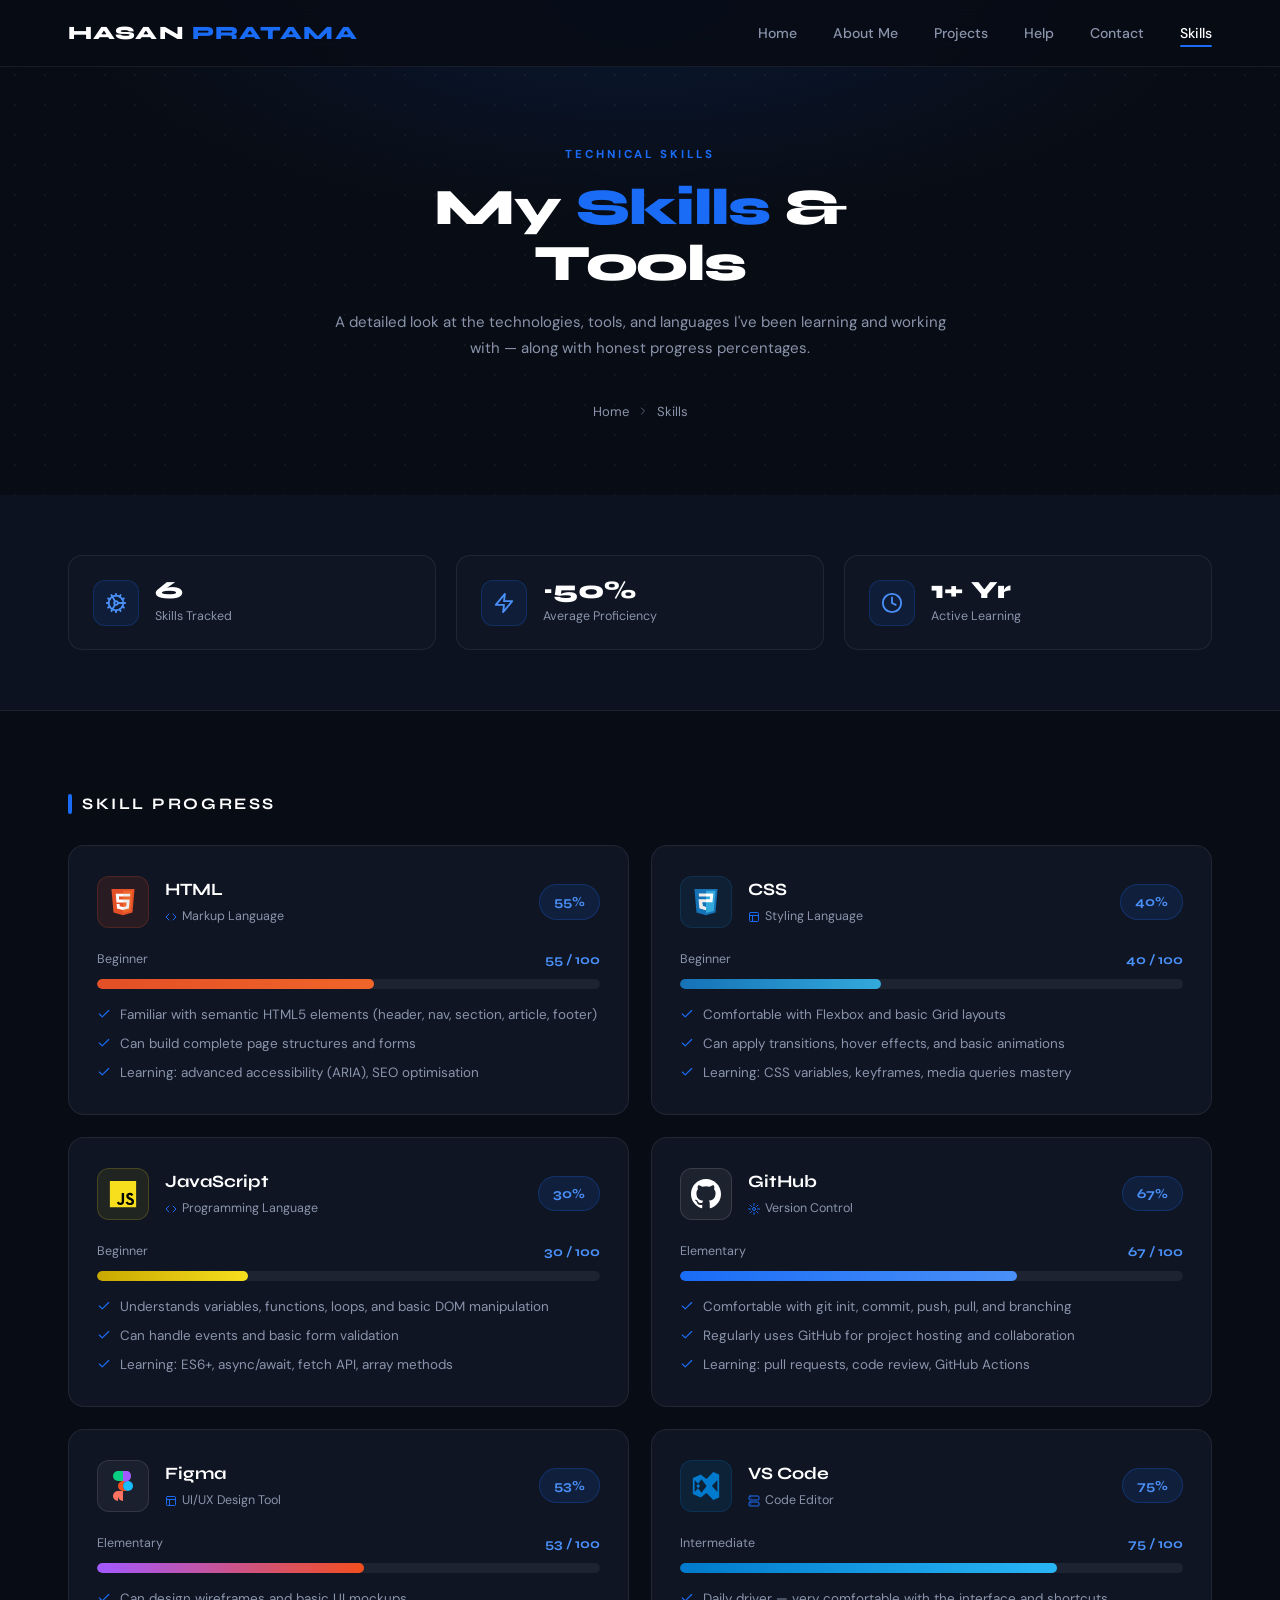
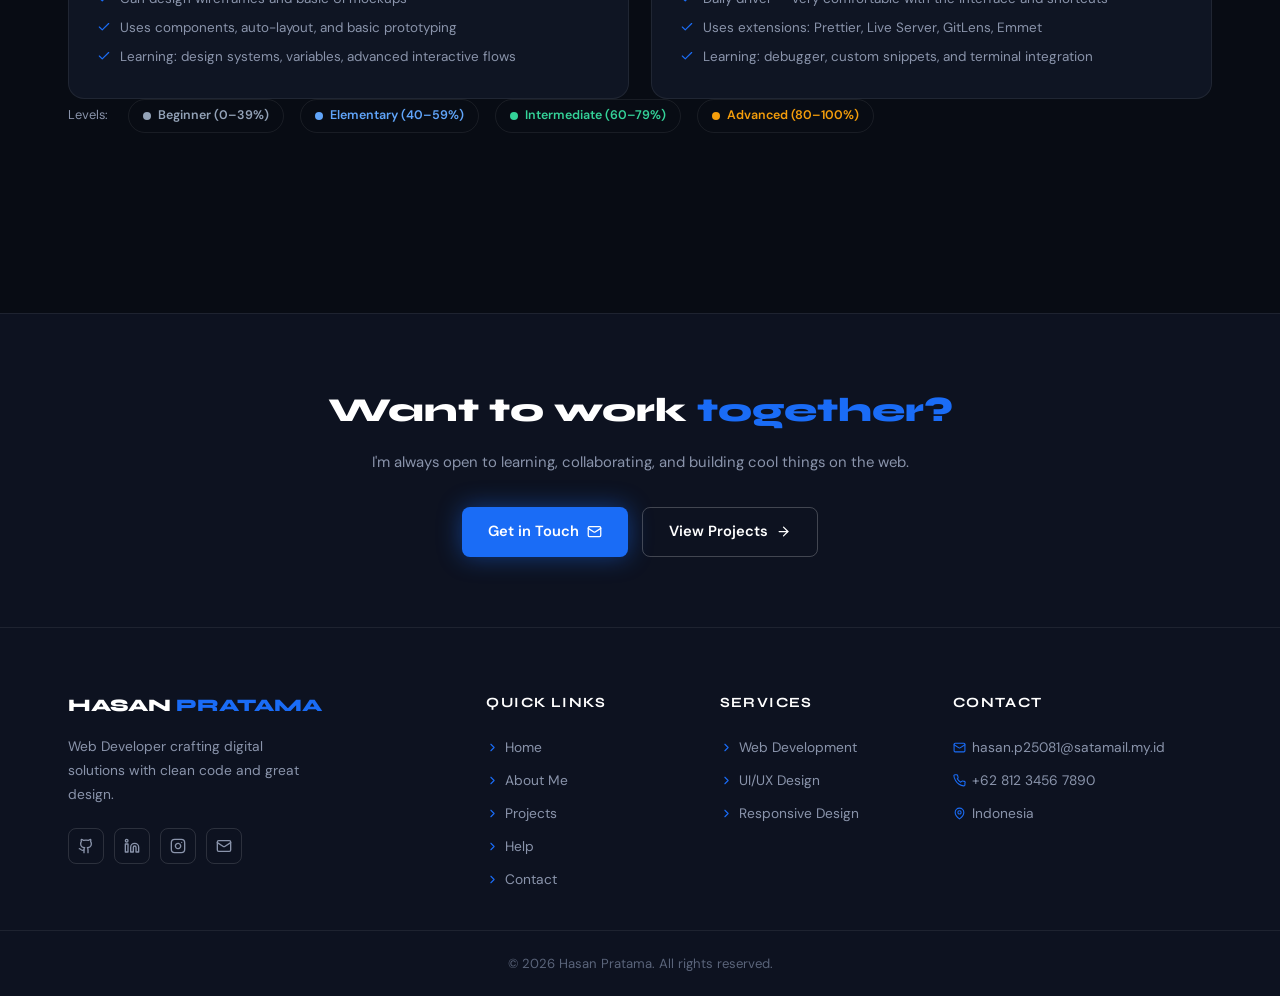
<file: skills.html>
<!DOCTYPE html>
<html lang="id">
<head>
  <meta charset="UTF-8" />
  <meta name="viewport" content="width=device-width, initial-scale=1.0" />
  <title>Skills – Hasan Pratama</title>

  <!-- Same CSS as index.html -->
  <link rel="stylesheet" href="style.css" />
  <!-- Skills-page extra styles (appended below inline via <style>) -->
  <link rel="preconnect" href="https://fonts.googleapis.com" />
  <link rel="preconnect" href="https://fonts.gstatic.com" crossorigin />
  <link href="https://fonts.googleapis.com/css2?family=Syne:wght@400;600;700;800&family=DM+Sans:opsz,wght@9..40,300;9..40,400;9..40,500;9..40,600&display=swap" rel="stylesheet" />

  <style>
    /* ================================================================
       SKILLS PAGE — additional styles only (re-uses style.css fully)
    ================================================================ */

    /* ── Hero strip ── */
    .sp-hero {
      padding: 140px 0 72px;
      background:
        radial-gradient(ellipse 70% 70% at 50% 0%, rgba(26,108,246,0.13) 0%, transparent 65%),
        var(--bg);
      position: relative;
      overflow: hidden;
      text-align: center;
    }
    .sp-hero::before {
      content: '';
      position: absolute; inset: 0;
      background-image: radial-gradient(circle, rgba(255,255,255,0.045) 1px, transparent 1px);
      background-size: 30px 30px;
      pointer-events: none;
    }
    .sp-hero-inner {
      position: relative; z-index: 1;
      max-width: 680px; margin: 0 auto; padding: 0 28px;
    }
    .sp-eyebrow {
      display: inline-block;
      font-size: .72rem; font-weight: 700;
      letter-spacing: .26em; color: var(--blue);
      text-transform: uppercase; margin-bottom: 16px;
    }
    .sp-title {
      font-family: var(--fh);
      font-size: clamp(2.1rem, 5vw, 3.2rem);
      font-weight: 800; line-height: 1.08;
      letter-spacing: -.02em; margin-bottom: 18px;
    }
    .sp-title span { color: var(--blue); }
    .sp-sub {
      color: var(--grey); font-size: .94rem; line-height: 1.75;
      margin-bottom: 36px;
    }
    .sp-breadcrumb {
      display: inline-flex; align-items: center; gap: 8px;
      font-size: .82rem; color: var(--grey);
    }
    .sp-breadcrumb a { color: var(--grey); transition: color var(--tr); }
    .sp-breadcrumb a:hover { color: var(--white); }
    .sp-breadcrumb svg { width: 12px; height: 12px; color: var(--grey2); flex-shrink: 0; }

    /* ── Summary chips ── */
    .sp-summary {
      padding: 60px 0;
      background: var(--bg2);
      border-bottom: 1px solid var(--border);
    }
    .sp-summary-inner {
      max-width: 1200px; margin: 0 auto; padding: 0 28px;
      display: grid; grid-template-columns: repeat(3, 1fr); gap: 20px;
    }
    .summary-chip {
      background: var(--card); border: 1px solid var(--border);
      border-radius: 14px; padding: 22px 24px;
      display: flex; align-items: center; gap: 16px;
      transition: var(--tr);
    }
    .summary-chip:hover {
      border-color: var(--blue);
      transform: translateY(-3px);
      box-shadow: 0 12px 36px rgba(26,108,246,.1);
    }
    .chip-ico {
      width: 46px; height: 46px; border-radius: 12px;
      background: rgba(26,108,246,.1); border: 1px solid rgba(26,108,246,.22);
      display: flex; align-items: center; justify-content: center;
      color: var(--blue2); flex-shrink: 0;
    }
    .chip-ico svg { width: 22px; height: 22px; }
    .chip-txt .chip-num {
      font-family: var(--fh); font-size: 1.55rem; font-weight: 800;
      line-height: 1; color: var(--white); display: block;
    }
    .chip-txt .chip-lbl {
      font-size: .78rem; color: var(--grey); margin-top: 4px; display: block;
    }

    /* ── Main skills grid ── */
    .sp-main {
      padding: 80px 0 100px;
      background: var(--bg);
    }
    .sp-main-inner {
      max-width: 1200px; margin: 0 auto; padding: 0 28px;
    }
    .sp-grid {
      display: grid;
      grid-template-columns: repeat(2, 1fr);
      gap: 22px;
      margin-top: 8px;
    }

    /* Skill detail card */
    .spk-card {
      background: var(--card);
      border: 1px solid var(--border);
      border-radius: 16px;
      padding: 30px 28px;
      transition: var(--tr);
      position: relative;
      overflow: hidden;
    }
    .spk-card::before {
      content: '';
      position: absolute; top: 0; left: 0; right: 0;
      height: 3px;
      background: linear-gradient(90deg, var(--blue), var(--blue2));
      border-radius: 16px 16px 0 0;
      opacity: 0;
      transition: opacity var(--tr);
    }
    .spk-card:hover {
      border-color: rgba(26,108,246,.4);
      transform: translateY(-5px);
      box-shadow: 0 18px 50px rgba(26,108,246,.12);
    }
    .spk-card:hover::before { opacity: 1; }

    /* Card header */
    .spk-head {
      display: flex; align-items: center; gap: 16px;
      margin-bottom: 22px;
    }
    .spk-icon-wrap {
      width: 52px; height: 52px; border-radius: 12px;
      display: flex; align-items: center; justify-content: center;
      flex-shrink: 0;
    }
    .spk-icon-wrap svg,
    .spk-icon-wrap img { width: 30px; height: 30px; }

    /* icon bg colours per language */
    .ic-html   { background: rgba(227,79,38,.12); border: 1px solid rgba(227,79,38,.2); }
    .ic-css    { background: rgba(21,114,182,.12); border: 1px solid rgba(21,114,182,.2); }
    .ic-js     { background: rgba(247,223,30,.08); border: 1px solid rgba(247,223,30,.18); }
    .ic-github { background: rgba(255,255,255,.06); border: 1px solid rgba(255,255,255,.12); }
    .ic-figma  { background: rgba(255,255,255,.05); border: 1px solid rgba(255,255,255,.1); }
    .ic-vsc    { background: rgba(0,122,204,.12); border: 1px solid rgba(0,122,204,.2); }

    .spk-meta { flex: 1; }
    .spk-name {
      font-family: var(--fh); font-size: 1.08rem; font-weight: 700;
      margin-bottom: 4px; color: var(--white);
    }
    .spk-category {
      font-size: .78rem; color: var(--grey);
      display: flex; align-items: center; gap: 5px;
    }
    .spk-category svg { width: 12px; height: 12px; color: var(--blue); }

    .spk-badge {
      background: rgba(26,108,246,.12);
      border: 1px solid rgba(26,108,246,.25);
      border-radius: 30px;
      padding: 6px 14px;
      font-family: var(--fh); font-size: .85rem; font-weight: 700;
      color: var(--blue2);
      white-space: nowrap;
    }

    /* Progress bar (large) */
    .spk-bar-wrap {
      margin-bottom: 16px;
    }
    .spk-bar-labels {
      display: flex; justify-content: space-between;
      margin-bottom: 8px;
    }
    .spk-bar-labels span {
      font-size: .78rem; color: var(--grey);
    }
    .spk-bar-labels .bar-pct {
      font-family: var(--fh); font-weight: 700; color: var(--blue2); font-size: .84rem;
    }
    .spk-bar {
      height: 10px;
      background: rgba(255,255,255,0.06);
      border-radius: 10px; overflow: hidden;
    }
    .spk-fill {
      height: 100%; width: 0;
      border-radius: 10px;
      transition: width 1.5s cubic-bezier(.22,1,.36,1);
      position: relative;
    }
    /* Animated shimmer inside fill */
    .spk-fill::after {
      content: '';
      position: absolute; top: 0; bottom: 0; left: -60%;
      width: 60%; border-radius: inherit;
      background: linear-gradient(90deg, transparent, rgba(255,255,255,.25), transparent);
      animation: bar-shimmer 2.4s ease-in-out infinite;
    }
    @keyframes bar-shimmer {
      0%   { left: -60%; }
      100% { left: 120%; }
    }

    /* colour per skill */
    .fill-html   { background: linear-gradient(90deg, #e34f26, #f06529); }
    .fill-css    { background: linear-gradient(90deg, #1572b6, #33a9dc); }
    .fill-js     { background: linear-gradient(90deg, #c8a800, #f7df1e); }
    .fill-github { background: linear-gradient(90deg, var(--blue), var(--blue2)); }
    .fill-figma  { background: linear-gradient(90deg, #a259ff, #f24e1e); }
    .fill-vsc    { background: linear-gradient(90deg, #007acc, #29b6f6); }

    /* Detail bullets */
    .spk-details {
      list-style: none; display: flex; flex-direction: column; gap: 8px;
      margin-top: 4px;
    }
    .spk-details li {
      display: flex; align-items: flex-start; gap: 9px;
      font-size: .84rem; color: var(--grey); line-height: 1.55;
    }
    .spk-details li svg {
      width: 14px; height: 14px; color: var(--blue); flex-shrink: 0; margin-top: 2px;
    }

    /* ── Level legend ── */
    .sp-legend {
      max-width: 1200px; margin: 0 auto; padding: 0 28px 80px;
      display: flex; gap: 16px; flex-wrap: wrap; align-items: center;
    }
    .legend-label { font-size: .8rem; color: var(--grey); margin-right: 4px; }
    .legend-chip {
      display: inline-flex; align-items: center; gap: 7px;
      padding: 6px 14px; border-radius: 20px; font-size: .78rem; font-weight: 600;
      border: 1px solid var(--border);
    }
    .legend-chip .dot {
      width: 8px; height: 8px; border-radius: 50%; flex-shrink: 0;
    }
    .leg-beginner   { color: #94a3b8; }
    .leg-beginner .dot { background: #94a3b8; }
    .leg-elementary { color: #60a5fa; }
    .leg-elementary .dot { background: #60a5fa; }
    .leg-intermediate { color: #34d399; }
    .leg-intermediate .dot { background: #34d399; }
    .leg-advanced   { color: #f59e0b; }
    .leg-advanced .dot { background: #f59e0b; }

    /* ── CTA strip ── */
    .sp-cta {
      background: var(--bg2); border-top: 1px solid var(--border);
      padding: 70px 0;
      text-align: center;
    }
    .sp-cta h2 {
      font-family: var(--fh); font-size: clamp(1.5rem, 3vw, 2.1rem);
      font-weight: 800; margin-bottom: 14px;
    }
    .sp-cta h2 span { color: var(--blue); }
    .sp-cta p { color: var(--grey); font-size: .93rem; margin-bottom: 32px; }
    .sp-cta-btns { display: flex; justify-content: center; gap: 14px; flex-wrap: wrap; }

    /* ── RESPONSIVE ── */
    @media (max-width: 900px) {
      .sp-grid { grid-template-columns: 1fr; }
      .sp-summary-inner { grid-template-columns: 1fr; }
    }
    @media (max-width: 600px) {
      .sp-summary-inner { grid-template-columns: 1fr 1fr; gap: 12px; }
      .summary-chip { padding: 16px; }
      .spk-card { padding: 22px 18px; }
      .sp-legend { gap: 8px; }
    }
    @media (max-width: 400px) {
      .sp-summary-inner { grid-template-columns: 1fr; }
    }
  </style>
</head>
<body>

  <!-- ═══════════════════════════════════
       NAVBAR  (identical to index.html)
  ═══════════════════════════════════ -->
  <nav class="navbar" id="navbar">
    <div class="nav-container">
      <a href="index.html" class="nav-logo">HASAN <span>PRATAMA</span></a>
      <ul class="nav-links" id="navLinks">
        <li><a href="index.html#home"     class="nav-link">Home</a></li>
        <li><a href="index.html#about"    class="nav-link">About Me</a></li>
        <li><a href="index.html#projects" class="nav-link">Projects</a></li>
        <li><a href="index.html#services" class="nav-link">Help</a></li>
        <li><a href="index.html#contact"  class="nav-link">Contact</a></li>
        <li><a href="skills.html"         class="nav-link active">Skills</a></li>
      </ul>
      <button class="hamburger" id="hamburger" aria-label="Toggle menu">
        <span></span><span></span><span></span>
      </button>
    </div>
  </nav>

  <!-- ═══════════════════════════════════
       HERO STRIP
  ═══════════════════════════════════ -->
  <section class="sp-hero">
    <div class="sp-hero-inner">
      <span class="sp-eyebrow">Technical Skills</span>
      <h1 class="sp-title">My <span>Skills</span> &amp; Tools</h1>
      <p class="sp-sub">
        A detailed look at the technologies, tools, and languages I've been
        learning and working with — along with honest progress percentages.
      </p>
      <nav class="sp-breadcrumb" aria-label="Breadcrumb">
        <a href="index.html">Home</a>
        <svg xmlns="http://www.w3.org/2000/svg" viewBox="0 0 24 24" fill="none" stroke="currentColor" stroke-width="2" stroke-linecap="round" stroke-linejoin="round"><polyline points="9 18 15 12 9 6"/></svg>
        <span>Skills</span>
      </nav>
    </div>
  </section>

  <!-- ═══════════════════════════════════
       SUMMARY CHIPS
  ═══════════════════════════════════ -->
  <section class="sp-summary">
    <div class="sp-summary-inner">

      <div class="summary-chip" data-aos="fade-up">
        <div class="chip-ico">
          <svg xmlns="http://www.w3.org/2000/svg" viewBox="0 0 24 24" fill="none" stroke="currentColor" stroke-width="2" stroke-linecap="round" stroke-linejoin="round"><path d="M12 20a8 8 0 1 0 0-16 8 8 0 0 0 0 16Z"/><path d="M12 14a2 2 0 1 0 0-4 2 2 0 0 0 0 4Z"/><path d="M12 2v2"/><path d="M12 22v-2"/><path d="m17 20.66-1-1.73"/><path d="M11 10.27 7 3.34"/><path d="m20.66 17-1.73-1"/><path d="m3.34 7 1.73 1"/><path d="M14 12h8"/><path d="M2 12h2"/><path d="m20.66 7-1.73 1"/><path d="m3.34 17 1.73-1"/><path d="m17 3.34-1 1.73"/><path d="m11 13.73-4 6.93"/></svg>
        </div>
        <div class="chip-txt">
          <span class="chip-num">6</span>
          <span class="chip-lbl">Skills Tracked</span>
        </div>
      </div>

      <div class="summary-chip" data-aos="fade-up" data-aos-delay="100">
        <div class="chip-ico">
          <svg xmlns="http://www.w3.org/2000/svg" viewBox="0 0 24 24" fill="none" stroke="currentColor" stroke-width="2" stroke-linecap="round" stroke-linejoin="round"><polygon points="13 2 3 14 12 14 11 22 21 10 12 10 13 2"/></svg>
        </div>
        <div class="chip-txt">
          <span class="chip-num">~50%</span>
          <span class="chip-lbl">Average Proficiency</span>
        </div>
      </div>

      <div class="summary-chip" data-aos="fade-up" data-aos-delay="200">
        <div class="chip-ico">
          <svg xmlns="http://www.w3.org/2000/svg" viewBox="0 0 24 24" fill="none" stroke="currentColor" stroke-width="2" stroke-linecap="round" stroke-linejoin="round"><circle cx="12" cy="12" r="10"/><polyline points="12 6 12 12 16 14"/></svg>
        </div>
        <div class="chip-txt">
          <span class="chip-num">1+ Yr</span>
          <span class="chip-lbl">Active Learning</span>
        </div>
      </div>

    </div>
  </section>

  <!-- ═══════════════════════════════════
       MAIN SKILLS GRID
  ═══════════════════════════════════ -->
  <section class="sp-main">
    <div class="sp-main-inner">
      <h2 class="section-heading"><span class="hbar"></span> SKILL PROGRESS</h2>

      <div class="sp-grid">

        <!-- ── HTML ── -->
        <div class="spk-card" data-aos="fade-up">
          <div class="spk-head">
            <div class="spk-icon-wrap ic-html">
              <!-- HTML5 icon -->
              <svg viewBox="0 0 32 32"><path fill="#e34f26" d="M5.902 27.201L3.655 2h24.69l-2.25 25.197L15.985 30z"/><path fill="#ef652a" d="M16 27.858l8.217-2.276 1.927-21.575H16z"/><path fill="#fff" d="M16 13.407h-4.09l-.282-3.165H16V7.151H8.25l.074.83.759 8.517H16zm0 8.027l-.014.004-3.442-.929-.22-2.465H9.221l.433 4.852 6.331 1.758.015-.004z"/><path fill="#ebebeb" d="M15.989 13.407v3.091h3.806l-.358 4.009-3.448.93v3.216l6.337-1.757.046-.522.726-8.131.076-.836zm0-6.256v3.091h7.466l.062-.694.141-1.567.074-.83z"/></svg>
            </div>
            <div class="spk-meta">
              <p class="spk-name">HTML</p>
              <p class="spk-category">
                <svg xmlns="http://www.w3.org/2000/svg" viewBox="0 0 24 24" fill="none" stroke="currentColor" stroke-width="2" stroke-linecap="round" stroke-linejoin="round"><polyline points="16 18 22 12 16 6"/><polyline points="8 6 2 12 8 18"/></svg>
                Markup Language
              </p>
            </div>
            <span class="spk-badge">55%</span>
          </div>

          <div class="spk-bar-wrap">
            <div class="spk-bar-labels">
              <span>Beginner</span>
              <span class="bar-pct">55 / 100</span>
            </div>
            <div class="spk-bar">
              <div class="spk-fill fill-html" data-pct="55"></div>
            </div>
          </div>

          <ul class="spk-details">
            <li>
              <svg xmlns="http://www.w3.org/2000/svg" viewBox="0 0 24 24" fill="none" stroke="currentColor" stroke-width="2" stroke-linecap="round" stroke-linejoin="round"><polyline points="20 6 9 17 4 12"/></svg>
              Familiar with semantic HTML5 elements (header, nav, section, article, footer)
            </li>
            <li>
              <svg xmlns="http://www.w3.org/2000/svg" viewBox="0 0 24 24" fill="none" stroke="currentColor" stroke-width="2" stroke-linecap="round" stroke-linejoin="round"><polyline points="20 6 9 17 4 12"/></svg>
              Can build complete page structures and forms
            </li>
            <li>
              <svg xmlns="http://www.w3.org/2000/svg" viewBox="0 0 24 24" fill="none" stroke="currentColor" stroke-width="2" stroke-linecap="round" stroke-linejoin="round"><polyline points="20 6 9 17 4 12"/></svg>
              Learning: advanced accessibility (ARIA), SEO optimisation
            </li>
          </ul>
        </div>

        <!-- ── CSS ── -->
        <div class="spk-card" data-aos="fade-up" data-aos-delay="80">
          <div class="spk-head">
            <div class="spk-icon-wrap ic-css">
              <svg viewBox="0 0 32 32"><path fill="#1572b6" d="M5.902 27.201L3.656 2h24.688l-2.249 25.197L15.985 30z"/><path fill="#33a9dc" d="M16 27.858l8.217-2.276 1.926-21.575H16z"/><path fill="#fff" d="M16 13.191h4.09l.282-3.165H16V6.935h7.75l-.074.735-.76 8.612H16zm0 8.027l-.014.004-3.442-.929-.22-2.465H9.221l.433 4.852 6.331 1.758.015-.004v-3.216z"/><path fill="#ebebeb" d="M15.989 13.191v3.091h-3.806l-.358 4.009 3.448.93v3.216l-6.337-1.757-.046-.522-.726-8.131-.076-.836zm0-6.256v3.091H8.523l-.062-.694-.141-1.567-.074-.83z"/></svg>
            </div>
            <div class="spk-meta">
              <p class="spk-name">CSS</p>
              <p class="spk-category">
                <svg xmlns="http://www.w3.org/2000/svg" viewBox="0 0 24 24" fill="none" stroke="currentColor" stroke-width="2" stroke-linecap="round" stroke-linejoin="round"><rect x="3" y="3" width="18" height="18" rx="2"/><path d="M3 9h18M9 21V9"/></svg>
                Styling Language
              </p>
            </div>
            <span class="spk-badge">40%</span>
          </div>

          <div class="spk-bar-wrap">
            <div class="spk-bar-labels">
              <span>Beginner</span>
              <span class="bar-pct">40 / 100</span>
            </div>
            <div class="spk-bar">
              <div class="spk-fill fill-css" data-pct="40"></div>
            </div>
          </div>

          <ul class="spk-details">
            <li>
              <svg xmlns="http://www.w3.org/2000/svg" viewBox="0 0 24 24" fill="none" stroke="currentColor" stroke-width="2" stroke-linecap="round" stroke-linejoin="round"><polyline points="20 6 9 17 4 12"/></svg>
              Comfortable with Flexbox and basic Grid layouts
            </li>
            <li>
              <svg xmlns="http://www.w3.org/2000/svg" viewBox="0 0 24 24" fill="none" stroke="currentColor" stroke-width="2" stroke-linecap="round" stroke-linejoin="round"><polyline points="20 6 9 17 4 12"/></svg>
              Can apply transitions, hover effects, and basic animations
            </li>
            <li>
              <svg xmlns="http://www.w3.org/2000/svg" viewBox="0 0 24 24" fill="none" stroke="currentColor" stroke-width="2" stroke-linecap="round" stroke-linejoin="round"><polyline points="20 6 9 17 4 12"/></svg>
              Learning: CSS variables, keyframes, media queries mastery
            </li>
          </ul>
        </div>

        <!-- ── JavaScript ── -->
        <div class="spk-card" data-aos="fade-up" data-aos-delay="160">
          <div class="spk-head">
            <div class="spk-icon-wrap ic-js">
              <svg viewBox="0 0 32 32"><path fill="#f7df1e" d="M2 2h28v28H2z"/><path d="M20.809 23.875a2.866 2.866 0 0 0 2.6 1.6c1.09 0 1.787-.545 1.787-1.3 0-.9-.716-1.222-1.916-1.747l-.658-.282c-1.9-.809-3.16-1.822-3.16-3.964 0-1.973 1.5-3.476 3.853-3.476a3.889 3.889 0 0 1 3.742 2.107l-2.048 1.315a1.789 1.789 0 0 0-1.694-1.134 1.149 1.149 0 0 0-1.262 1.134c0 .794.49 1.116 1.621 1.608l.658.282c2.237.959 3.5 1.938 3.5 4.134 0 2.369-1.861 3.665-4.36 3.665a5.056 5.056 0 0 1-4.795-2.691zm-9.295.228c.413.733.789 1.353 1.686 1.353.861 0 1.405-.337 1.405-1.644V14.988h2.573v8.869c0 2.709-1.588 3.938-3.905 3.938a4.055 4.055 0 0 1-3.924-2.417z"/></svg>
            </div>
            <div class="spk-meta">
              <p class="spk-name">JavaScript</p>
              <p class="spk-category">
                <svg xmlns="http://www.w3.org/2000/svg" viewBox="0 0 24 24" fill="none" stroke="currentColor" stroke-width="2" stroke-linecap="round" stroke-linejoin="round"><polyline points="16 18 22 12 16 6"/><polyline points="8 6 2 12 8 18"/></svg>
                Programming Language
              </p>
            </div>
            <span class="spk-badge">30%</span>
          </div>

          <div class="spk-bar-wrap">
            <div class="spk-bar-labels">
              <span>Beginner</span>
              <span class="bar-pct">30 / 100</span>
            </div>
            <div class="spk-bar">
              <div class="spk-fill fill-js" data-pct="30"></div>
            </div>
          </div>

          <ul class="spk-details">
            <li>
              <svg xmlns="http://www.w3.org/2000/svg" viewBox="0 0 24 24" fill="none" stroke="currentColor" stroke-width="2" stroke-linecap="round" stroke-linejoin="round"><polyline points="20 6 9 17 4 12"/></svg>
              Understands variables, functions, loops, and basic DOM manipulation
            </li>
            <li>
              <svg xmlns="http://www.w3.org/2000/svg" viewBox="0 0 24 24" fill="none" stroke="currentColor" stroke-width="2" stroke-linecap="round" stroke-linejoin="round"><polyline points="20 6 9 17 4 12"/></svg>
              Can handle events and basic form validation
            </li>
            <li>
              <svg xmlns="http://www.w3.org/2000/svg" viewBox="0 0 24 24" fill="none" stroke="currentColor" stroke-width="2" stroke-linecap="round" stroke-linejoin="round"><polyline points="20 6 9 17 4 12"/></svg>
              Learning: ES6+, async/await, fetch API, array methods
            </li>
          </ul>
        </div>

        <!-- ── GitHub ── -->
        <div class="spk-card" data-aos="fade-up" data-aos-delay="240">
          <div class="spk-head">
            <div class="spk-icon-wrap ic-github">
              <svg viewBox="0 0 24 24" fill="white"><path d="M12 0C5.374 0 0 5.373 0 12c0 5.302 3.438 9.8 8.207 11.387.599.111.793-.261.793-.577v-2.234c-3.338.726-4.033-1.416-4.033-1.416-.546-1.387-1.333-1.756-1.333-1.756-1.089-.745.083-.729.083-.729 1.205.084 1.839 1.237 1.839 1.237 1.07 1.834 2.807 1.304 3.492.997.107-.775.418-1.305.762-1.604-2.665-.305-5.467-1.334-5.467-5.931 0-1.311.469-2.381 1.236-3.221-.124-.303-.535-1.524.117-3.176 0 0 1.008-.322 3.301 1.23A11.509 11.509 0 0 1 12 5.803c1.02.005 2.047.138 3.006.404 2.291-1.552 3.297-1.23 3.297-1.23.653 1.653.242 2.874.118 3.176.77.84 1.235 1.911 1.235 3.221 0 4.609-2.807 5.624-5.479 5.921.43.372.823 1.102.823 2.222v3.293c0 .319.192.694.801.576C20.566 21.797 24 17.3 24 12c0-6.627-5.373-12-12-12z"/></svg>
            </div>
            <div class="spk-meta">
              <p class="spk-name">GitHub</p>
              <p class="spk-category">
                <svg xmlns="http://www.w3.org/2000/svg" viewBox="0 0 24 24" fill="none" stroke="currentColor" stroke-width="2" stroke-linecap="round" stroke-linejoin="round"><circle cx="12" cy="12" r="3"/><path d="M12 1v4M12 19v4M4.22 4.22l2.83 2.83M16.95 16.95l2.83 2.83M1 12h4M19 12h4M4.22 19.78l2.83-2.83M16.95 7.05l2.83-2.83"/></svg>
                Version Control
              </p>
            </div>
            <span class="spk-badge">67%</span>
          </div>

          <div class="spk-bar-wrap">
            <div class="spk-bar-labels">
              <span>Elementary</span>
              <span class="bar-pct">67 / 100</span>
            </div>
            <div class="spk-bar">
              <div class="spk-fill fill-github" data-pct="67"></div>
            </div>
          </div>

          <ul class="spk-details">
            <li>
              <svg xmlns="http://www.w3.org/2000/svg" viewBox="0 0 24 24" fill="none" stroke="currentColor" stroke-width="2" stroke-linecap="round" stroke-linejoin="round"><polyline points="20 6 9 17 4 12"/></svg>
              Comfortable with git init, commit, push, pull, and branching
            </li>
            <li>
              <svg xmlns="http://www.w3.org/2000/svg" viewBox="0 0 24 24" fill="none" stroke="currentColor" stroke-width="2" stroke-linecap="round" stroke-linejoin="round"><polyline points="20 6 9 17 4 12"/></svg>
              Regularly uses GitHub for project hosting and collaboration
            </li>
            <li>
              <svg xmlns="http://www.w3.org/2000/svg" viewBox="0 0 24 24" fill="none" stroke="currentColor" stroke-width="2" stroke-linecap="round" stroke-linejoin="round"><polyline points="20 6 9 17 4 12"/></svg>
              Learning: pull requests, code review, GitHub Actions
            </li>
          </ul>
        </div>

        <!-- ── Figma ── -->
        <div class="spk-card" data-aos="fade-up" data-aos-delay="320">
          <div class="spk-head">
            <div class="spk-icon-wrap ic-figma">
              <svg viewBox="0 0 38 57"><path fill="#f24e1e" d="M19 28.5a9.5 9.5 0 0 1 9.5-9.5H19a9.5 9.5 0 0 0 0 19h9.5A9.5 9.5 0 0 1 19 28.5z"/><path fill="#ff7262" d="M9.5 47.5A9.5 9.5 0 0 0 19 57V38H9.5a9.5 9.5 0 0 0 0 19z"/><path fill="#1abcfe" d="M28.5 19A9.5 9.5 0 1 0 28.5 38 9.5 9.5 0 1 0 28.5 19z"/><path fill="#0acf83" d="M9.5 19H19V0H9.5A9.5 9.5 0 0 0 9.5 19z"/><path fill="#a259ff" d="M19 0h9.5A9.5 9.5 0 1 1 19 19V0z"/></svg>
            </div>
            <div class="spk-meta">
              <p class="spk-name">Figma</p>
              <p class="spk-category">
                <svg xmlns="http://www.w3.org/2000/svg" viewBox="0 0 24 24" fill="none" stroke="currentColor" stroke-width="2" stroke-linecap="round" stroke-linejoin="round"><rect x="3" y="3" width="18" height="18" rx="2"/><path d="M3 9h18M9 21V9"/></svg>
                UI/UX Design Tool
              </p>
            </div>
            <span class="spk-badge">53%</span>
          </div>

          <div class="spk-bar-wrap">
            <div class="spk-bar-labels">
              <span>Elementary</span>
              <span class="bar-pct">53 / 100</span>
            </div>
            <div class="spk-bar">
              <div class="spk-fill fill-figma" data-pct="53"></div>
            </div>
          </div>

          <ul class="spk-details">
            <li>
              <svg xmlns="http://www.w3.org/2000/svg" viewBox="0 0 24 24" fill="none" stroke="currentColor" stroke-width="2" stroke-linecap="round" stroke-linejoin="round"><polyline points="20 6 9 17 4 12"/></svg>
              Can design wireframes and basic UI mockups
            </li>
            <li>
              <svg xmlns="http://www.w3.org/2000/svg" viewBox="0 0 24 24" fill="none" stroke="currentColor" stroke-width="2" stroke-linecap="round" stroke-linejoin="round"><polyline points="20 6 9 17 4 12"/></svg>
              Uses components, auto-layout, and basic prototyping
            </li>
            <li>
              <svg xmlns="http://www.w3.org/2000/svg" viewBox="0 0 24 24" fill="none" stroke="currentColor" stroke-width="2" stroke-linecap="round" stroke-linejoin="round"><polyline points="20 6 9 17 4 12"/></svg>
              Learning: design systems, variables, advanced interactive flows
            </li>
          </ul>
        </div>

        <!-- ── VS Code ── -->
        <div class="spk-card" data-aos="fade-up" data-aos-delay="400">
          <div class="spk-head">
            <div class="spk-icon-wrap ic-vsc">
              <svg viewBox="0 0 100 100"><path fill="#007ACC" d="M74.3 3.3L51.5 27 32.6 11.5 6.1 23.2v53.6l26.5 11.7 18.9-15.5 22.8 23.7 19.6-8.1V11.4L74.3 3.3zM12 69.8V30.2l18.4 19.8L12 69.8zM35 72.7L17.9 50 35 27.3l17.1 22.7-17.1 22.7zM88 69.8 69.6 50 88 30.2v39.6z"/></svg>
            </div>
            <div class="spk-meta">
              <p class="spk-name">VS Code</p>
              <p class="spk-category">
                <svg xmlns="http://www.w3.org/2000/svg" viewBox="0 0 24 24" fill="none" stroke="currentColor" stroke-width="2" stroke-linecap="round" stroke-linejoin="round"><rect x="2" y="2" width="20" height="8" rx="2" ry="2"/><rect x="2" y="14" width="20" height="8" rx="2" ry="2"/><line x1="6" y1="6" x2="6.01" y2="6"/><line x1="6" y1="18" x2="6.01" y2="18"/></svg>
                Code Editor
              </p>
            </div>
            <span class="spk-badge">75%</span>
          </div>

          <div class="spk-bar-wrap">
            <div class="spk-bar-labels">
              <span>Intermediate</span>
              <span class="bar-pct">75 / 100</span>
            </div>
            <div class="spk-bar">
              <div class="spk-fill fill-vsc" data-pct="75"></div>
            </div>
          </div>

          <ul class="spk-details">
            <li>
              <svg xmlns="http://www.w3.org/2000/svg" viewBox="0 0 24 24" fill="none" stroke="currentColor" stroke-width="2" stroke-linecap="round" stroke-linejoin="round"><polyline points="20 6 9 17 4 12"/></svg>
              Daily driver — very comfortable with the interface and shortcuts
            </li>
            <li>
              <svg xmlns="http://www.w3.org/2000/svg" viewBox="0 0 24 24" fill="none" stroke="currentColor" stroke-width="2" stroke-linecap="round" stroke-linejoin="round"><polyline points="20 6 9 17 4 12"/></svg>
              Uses extensions: Prettier, Live Server, GitLens, Emmet
            </li>
            <li>
              <svg xmlns="http://www.w3.org/2000/svg" viewBox="0 0 24 24" fill="none" stroke="currentColor" stroke-width="2" stroke-linecap="round" stroke-linejoin="round"><polyline points="20 6 9 17 4 12"/></svg>
              Learning: debugger, custom snippets, and terminal integration
            </li>
          </ul>
        </div>

      </div><!-- /sp-grid -->
    </div><!-- /sp-main-inner -->

    <!-- Level legend -->
    <div class="sp-legend">
      <span class="legend-label">Levels:</span>
      <span class="legend-chip leg-beginner"><span class="dot"></span>Beginner (0–39%)</span>
      <span class="legend-chip leg-elementary"><span class="dot"></span>Elementary (40–59%)</span>
      <span class="legend-chip leg-intermediate"><span class="dot"></span>Intermediate (60–79%)</span>
      <span class="legend-chip leg-advanced"><span class="dot"></span>Advanced (80–100%)</span>
    </div>

  </section><!-- /sp-main -->

  <!-- ═══════════════════════════════════
       CTA STRIP
  ═══════════════════════════════════ -->
  <section class="sp-cta">
    <div class="section-container">
      <h2>Want to work <span>together?</span></h2>
      <p>I'm always open to learning, collaborating, and building cool things on the web.</p>
      <div class="sp-cta-btns">
        <a href="index.html#contact" class="btn btn-primary">
          Get in Touch
          <svg xmlns="http://www.w3.org/2000/svg" width="15" height="15" viewBox="0 0 24 24" fill="none" stroke="currentColor" stroke-width="2" stroke-linecap="round" stroke-linejoin="round"><rect x="2" y="4" width="20" height="16" rx="2"/><path d="m22 7-8.97 5.7a1.94 1.94 0 0 1-2.06 0L2 7"/></svg>
        </a>
        <a href="index.html#projects" class="btn btn-outline">
          View Projects
          <svg xmlns="http://www.w3.org/2000/svg" width="15" height="15" viewBox="0 0 24 24" fill="none" stroke="currentColor" stroke-width="2" stroke-linecap="round" stroke-linejoin="round"><line x1="5" y1="12" x2="19" y2="12"/><polyline points="12 5 19 12 12 19"/></svg>
        </a>
      </div>
    </div>
  </section>

  <!-- ═══════════════════════════════════
       FOOTER  (identical to index.html)
  ═══════════════════════════════════ -->
  <footer class="footer">
    <div class="footer-inner">

      <div class="f-brand">
        <span class="f-logo">HASAN <span>PRATAMA</span></span>
        <p>Web Developer crafting digital solutions with clean code and great design.</p>
        <div class="f-socials">
          <a href="#" aria-label="GitHub">
            <svg xmlns="http://www.w3.org/2000/svg" width="16" height="16" viewBox="0 0 24 24" fill="none" stroke="currentColor" stroke-width="2" stroke-linecap="round" stroke-linejoin="round"><path d="M15 22v-4a4.8 4.8 0 0 0-1-3.5c3 0 6-2 6-5.5.08-1.25-.27-2.48-1-3.5.28-1.15.28-2.35 0-3.5 0 0-1 0-3 1.5-2.64-.5-5.36-.5-8 0C6 2 5 2 5 2c-.3 1.15-.3 2.35 0 3.5A5.403 5.403 0 0 0 4 9c0 3.5 3 5.5 6 5.5-.39.49-.68 1.05-.85 1.65-.17.6-.22 1.23-.15 1.85v4"/><path d="M9 18c-4.51 2-5-2-7-2"/></svg>
          </a>
          <a href="#" aria-label="LinkedIn">
            <svg xmlns="http://www.w3.org/2000/svg" width="16" height="16" viewBox="0 0 24 24" fill="none" stroke="currentColor" stroke-width="2" stroke-linecap="round" stroke-linejoin="round"><path d="M16 8a6 6 0 0 1 6 6v7h-4v-7a2 2 0 0 0-2-2 2 2 0 0 0-2 2v7h-4v-7a6 6 0 0 1 6-6z"/><rect x="2" y="9" width="4" height="12"/><circle cx="4" cy="4" r="2"/></svg>
          </a>
          <a href="#" aria-label="Instagram">
            <svg xmlns="http://www.w3.org/2000/svg" width="16" height="16" viewBox="0 0 24 24" fill="none" stroke="currentColor" stroke-width="2" stroke-linecap="round" stroke-linejoin="round"><rect x="2" y="2" width="20" height="20" rx="5" ry="5"/><path d="M16 11.37A4 4 0 1 1 12.63 8 4 4 0 0 1 16 11.37z"/><line x1="17.5" y1="6.5" x2="17.51" y2="6.5"/></svg>
          </a>
          <a href="#" aria-label="Email">
            <svg xmlns="http://www.w3.org/2000/svg" width="16" height="16" viewBox="0 0 24 24" fill="none" stroke="currentColor" stroke-width="2" stroke-linecap="round" stroke-linejoin="round"><rect x="2" y="4" width="20" height="16" rx="2"/><path d="m22 7-8.97 5.7a1.94 1.94 0 0 1-2.06 0L2 7"/></svg>
          </a>
        </div>
      </div>

      <div class="f-col">
        <h4>Quick Links</h4>
        <ul>
          <li><a href="index.html#home"><svg xmlns="http://www.w3.org/2000/svg" width="13" height="13" viewBox="0 0 24 24" fill="none" stroke="currentColor" stroke-width="2" stroke-linecap="round" stroke-linejoin="round"><polyline points="9 18 15 12 9 6"/></svg>Home</a></li>
          <li><a href="index.html#about"><svg xmlns="http://www.w3.org/2000/svg" width="13" height="13" viewBox="0 0 24 24" fill="none" stroke="currentColor" stroke-width="2" stroke-linecap="round" stroke-linejoin="round"><polyline points="9 18 15 12 9 6"/></svg>About Me</a></li>
          <li><a href="index.html#projects"><svg xmlns="http://www.w3.org/2000/svg" width="13" height="13" viewBox="0 0 24 24" fill="none" stroke="currentColor" stroke-width="2" stroke-linecap="round" stroke-linejoin="round"><polyline points="9 18 15 12 9 6"/></svg>Projects</a></li>
          <li><a href="index.html#services"><svg xmlns="http://www.w3.org/2000/svg" width="13" height="13" viewBox="0 0 24 24" fill="none" stroke="currentColor" stroke-width="2" stroke-linecap="round" stroke-linejoin="round"><polyline points="9 18 15 12 9 6"/></svg>Help</a></li>
          <li><a href="index.html#contact"><svg xmlns="http://www.w3.org/2000/svg" width="13" height="13" viewBox="0 0 24 24" fill="none" stroke="currentColor" stroke-width="2" stroke-linecap="round" stroke-linejoin="round"><polyline points="9 18 15 12 9 6"/></svg>Contact</a></li>
        </ul>
      </div>

      <div class="f-col">
        <h4>Services</h4>
        <ul>
          <li><a href="index.html#services"><svg xmlns="http://www.w3.org/2000/svg" width="13" height="13" viewBox="0 0 24 24" fill="none" stroke="currentColor" stroke-width="2" stroke-linecap="round" stroke-linejoin="round"><polyline points="9 18 15 12 9 6"/></svg>Web Development</a></li>
          <li><a href="index.html#services"><svg xmlns="http://www.w3.org/2000/svg" width="13" height="13" viewBox="0 0 24 24" fill="none" stroke="currentColor" stroke-width="2" stroke-linecap="round" stroke-linejoin="round"><polyline points="9 18 15 12 9 6"/></svg>UI/UX Design</a></li>
          <li><a href="index.html#services"><svg xmlns="http://www.w3.org/2000/svg" width="13" height="13" viewBox="0 0 24 24" fill="none" stroke="currentColor" stroke-width="2" stroke-linecap="round" stroke-linejoin="round"><polyline points="9 18 15 12 9 6"/></svg>Responsive Design</a></li>
        </ul>
      </div>

      <div class="f-col">
        <h4>Contact</h4>
        <ul>
          <li>
            <svg xmlns="http://www.w3.org/2000/svg" width="13" height="13" viewBox="0 0 24 24" fill="none" stroke="currentColor" stroke-width="2" stroke-linecap="round" stroke-linejoin="round"><rect x="2" y="4" width="20" height="16" rx="2"/><path d="m22 7-8.97 5.7a1.94 1.94 0 0 1-2.06 0L2 7"/></svg>
            hasan.p25081@satamail.my.id
          </li>
          <li>
            <svg xmlns="http://www.w3.org/2000/svg" width="13" height="13" viewBox="0 0 24 24" fill="none" stroke="currentColor" stroke-width="2" stroke-linecap="round" stroke-linejoin="round"><path d="M22 16.92v3a2 2 0 0 1-2.18 2 19.79 19.79 0 0 1-8.63-3.07A19.5 19.5 0 0 1 4.69 12a19.79 19.79 0 0 1-3.07-8.67A2 2 0 0 1 3.6 1.27h3a2 2 0 0 1 2 1.72c.127.96.361 1.903.7 2.81a2 2 0 0 1-.45 2.11L7.91 8.88a16 16 0 0 0 6.29 6.29l1.77-1.77a2 2 0 0 1 2.11-.45c.907.339 1.85.573 2.81.7A2 2 0 0 1 22 16.92z"/></svg>
            +62 812 3456 7890
          </li>
          <li>
            <svg xmlns="http://www.w3.org/2000/svg" width="13" height="13" viewBox="0 0 24 24" fill="none" stroke="currentColor" stroke-width="2" stroke-linecap="round" stroke-linejoin="round"><path d="M20 10c0 6-8 12-8 12s-8-6-8-12a8 8 0 0 1 16 0Z"/><circle cx="12" cy="10" r="3"/></svg>
            Indonesia
          </li>
        </ul>
      </div>

    </div>
    <div class="f-bottom">
      <p>© 2026 Hasan Pratama. All rights reserved.</p>
    </div>
  </footer>

  <!-- Reuse existing script.js — it handles navbar, hamburger, AOS -->
  <script src="script.js"></script>

  <!-- Skills-page only: animate the large spk-fill bars on scroll -->
  <script>
    document.addEventListener('DOMContentLoaded', () => {
      const fills = document.querySelectorAll('.spk-fill');
      if (!fills.length) return;

      const obs = new IntersectionObserver(entries => {
        entries.forEach(entry => {
          if (entry.isIntersecting) {
            const pct = entry.target.dataset.pct || 0;
            // Small stagger based on card position
            const card  = entry.target.closest('.spk-card');
            const cards = Array.from(document.querySelectorAll('.spk-card'));
            const idx   = cards.indexOf(card);
            setTimeout(() => {
              entry.target.style.width = pct + '%';
            }, 180 + idx * 80);
            obs.unobserve(entry.target);
          }
        });
      }, { threshold: 0.3 });

      fills.forEach(f => obs.observe(f));
    });
  </script>

</body>
</html>
</file>
<file: style.css>
/* ========================================
   ROOT & RESET
======================================== */
*, *::before, *::after { box-sizing: border-box; margin: 0; padding: 0; }

:root {
  --bg:       #080c14;
  --bg2:      #0d1220;
  --bg3:      #111827;
  --card:     #0f1523;
  --border:   rgba(255,255,255,0.07);
  --border2:  rgba(255,255,255,0.13);
  --blue:     #1a6cf6;
  --blue2:    #4a90f8;
  --blue-g:   rgba(26,108,246,0.45);
  --blue-d:   rgba(26,108,246,0.12);
  --white:    #ffffff;
  --grey:     #8a94ab;
  --grey2:    #5a647a;
  --fh:       'Syne', sans-serif;
  --fb:       'DM Sans', sans-serif;
  --r:        12px;
  --tr:       0.28s ease;
}

html { scroll-behavior: smooth; }

body {
  background: var(--bg);
  color: var(--white);
  font-family: var(--fb);
  line-height: 1.6;
  overflow-x: hidden;
}

a { text-decoration: none; color: inherit; }
img { max-width: 100%; display: block; }
ul  { list-style: none; }

::-webkit-scrollbar { width: 5px; }
::-webkit-scrollbar-track { background: var(--bg); }
::-webkit-scrollbar-thumb { background: rgba(26,108,246,.4); border-radius: 3px; }
::-webkit-scrollbar-thumb:hover { background: var(--blue); }

/* ========================================
   LAYOUT UTILS
======================================== */
.section-container {
  max-width: 1200px;
  margin: 0 auto;
  padding: 0 28px;
}

.section-heading {
  font-family: var(--fh);
  font-size: clamp(.85rem, 1.6vw, 1rem);
  font-weight: 700;
  letter-spacing: .16em;
  text-transform: uppercase;
  display: flex;
  align-items: center;
  gap: 10px;
  margin-bottom: 28px;
  color: var(--white);
}

.hbar {
  display: inline-block;
  width: 4px; height: 20px;
  background: var(--blue);
  border-radius: 4px;
  flex-shrink: 0;
}

.mt-24 { margin-top: 24px; }

/* ========================================
   BUTTONS
======================================== */
.btn {
  display: inline-flex;
  align-items: center;
  gap: 8px;
  padding: 12px 26px;
  border-radius: 8px;
  font-family: var(--fb);
  font-weight: 600;
  font-size: .92rem;
  cursor: pointer;
  border: none;
  transition: var(--tr);
  white-space: nowrap;
  text-decoration: none;
}
.btn svg { width: 15px; height: 15px; }

.btn-primary {
  background: var(--blue);
  color: #fff;
  box-shadow: 0 0 24px var(--blue-g);
}
.btn-primary:hover {
  background: var(--blue2);
  box-shadow: 0 0 36px var(--blue-g);
  transform: translateY(-2px);
}

.btn-outline {
  background: transparent;
  color: var(--white);
  border: 1.5px solid rgba(255,255,255,0.22);
}
.btn-outline:hover {
  border-color: var(--blue);
  color: var(--blue2);
  background: var(--blue-d);
}

.btn-block { width: 100%; justify-content: center; }

/* ========================================
   NAVBAR
======================================== */
.navbar {
  position: fixed;
  top: 0; left: 0; right: 0;
  z-index: 999;
  background: rgba(8,12,20,0.82);
  backdrop-filter: blur(20px);
  -webkit-backdrop-filter: blur(20px);
  border-bottom: 1px solid var(--border);
  transition: background var(--tr);
}
.navbar.scrolled {
  background: rgba(8,12,20,0.97);
  box-shadow: 0 4px 28px rgba(0,0,0,.5);
}

.nav-container {
  max-width: 1200px;
  margin: 0 auto;
  padding: 0 28px;
  height: 66px;
  display: flex;
  align-items: center;
  justify-content: space-between;
}

.nav-logo {
  font-family: var(--fh);
  font-weight: 800;
  font-size: 1.18rem;
  letter-spacing: .06em;
  color: var(--white);
  flex-shrink: 0;
}
.nav-logo span { color: var(--blue); }

.nav-links {
  display: flex;
  align-items: center;
  gap: 36px;
}

.nav-link {
  font-size: .88rem;
  font-weight: 500;
  color: var(--grey);
  position: relative;
  transition: color var(--tr);
}
.nav-link::after {
  content: '';
  position: absolute;
  bottom: -5px; left: 0;
  width: 0; height: 2px;
  background: var(--blue);
  border-radius: 2px;
  transition: width var(--tr);
}
.nav-link:hover, .nav-link.active { color: var(--white); }
.nav-link:hover::after, .nav-link.active::after { width: 100%; }

/* Hamburger */
.hamburger {
  display: none;
  flex-direction: column;
  gap: 5px;
  background: none;
  border: none;
  cursor: pointer;
  padding: 6px;
}
.hamburger span {
  display: block;
  width: 22px; height: 2px;
  background: var(--white);
  border-radius: 2px;
  transition: var(--tr);
}
.hamburger.open span:nth-child(1) { transform: rotate(45deg) translate(5px,5px); }
.hamburger.open span:nth-child(2) { opacity: 0; }
.hamburger.open span:nth-child(3) { transform: rotate(-45deg) translate(5px,-5px); }

/* ========================================
   HERO
======================================== */
.hero {
  min-height: 100vh;
  display: flex;
  align-items: center;
  /* only offset for fixed navbar height (66px), small bottom padding */
  padding: 66px 0 40px;
  /* deep dark background matching image */
  background:
    radial-gradient(ellipse 70% 80% at 52% 48%, rgba(10,30,90,0.55) 0%, transparent 65%),
    radial-gradient(ellipse 35% 50% at 80% 30%, rgba(26,108,246,0.08) 0%, transparent 60%),
    var(--bg);
  position: relative;
  overflow: hidden;
}

/* dot grid */
.hero::before {
  content: '';
  position: absolute;
  inset: 0;
  background-image: radial-gradient(circle, rgba(255,255,255,0.055) 1px, transparent 1px);
  background-size: 30px 30px;
  pointer-events: none;
}

.hero-container {
  max-width: 1200px;
  margin: 0 auto;
  padding: 0 28px;
  display: grid;
  grid-template-columns: 1fr auto 220px;
  align-items: center;
  gap: 36px;
  position: relative;
  z-index: 1;
  width: 100%;
}

/* ── LEFT ── */
.hero-left { max-width: 470px; }

.hero-tag {
  font-size: .74rem;
  font-weight: 700;
  letter-spacing: .24em;
  color: var(--blue);
  text-transform: uppercase;
  margin-bottom: 14px;
}

.hero-title {
  font-family: var(--fh);
  font-size: clamp(2.1rem, 4.2vw, 3.3rem);
  font-weight: 800;
  line-height: 1.07;
  margin-bottom: 18px;
  letter-spacing: -.02em;
}
.hero-accent { color: var(--blue); }

.hero-desc {
  color: var(--grey);
  font-size: .93rem;
  margin-bottom: 30px;
  line-height: 1.72;
}

.hero-btns {
  display: flex;
  gap: 14px;
  flex-wrap: wrap;
  margin-bottom: 30px;
}

.hero-socials { display: flex; gap: 10px; }

.soc-icon {
  width: 38px; height: 38px;
  border-radius: 8px;
  border: 1.5px solid var(--border2);
  display: flex; align-items: center; justify-content: center;
  color: var(--grey);
  transition: var(--tr);
}
.soc-icon:hover {
  border-color: var(--blue);
  color: var(--blue2);
  background: var(--blue-d);
  transform: translateY(-3px);
}
.soc-icon svg { width: 17px; height: 17px; }

/* ── CENTER PHOTO ── */
.hero-photo-col {
  display: flex;
  align-items: center;
  justify-content: center;
}

.photo-wrap {
  position: relative;
  width: 310px;
  height: 310px;
  display: flex;
  align-items: center;
  justify-content: center;
}

/* Big glowing blue radial behind photo – the key design element */
.photo-blob {
  position: absolute;
  inset: -20px;
  border-radius: 50%;
  background: radial-gradient(
    ellipse at center,
    rgba(26,108,246,0.85) 0%,
    rgba(10,55,180,0.65) 35%,
    rgba(5,20,80,0.3)   65%,
    transparent 78%
  );
  filter: blur(2px);
  z-index: 0;
}

/* Thin circle ring stroke on top of glow */
.photo-ring {
  position: absolute;
  width: 292px; height: 292px;
  border-radius: 50%;
  border: 1.5px solid rgba(100,160,255,0.35);
  z-index: 2;
  animation: ring-pulse 4s ease-in-out infinite;
}

@keyframes ring-pulse {
  0%, 100% { transform: scale(1);   opacity: .35; }
  50%       { transform: scale(1.04); opacity: .6; }
}

/* Photo clipped to circle */
.photo-circle {
  position: relative;
  z-index: 3;
  width: 268px; height: 268px;
  border-radius: 50%;
  overflow: hidden;
  /* subtle inner border */
  box-shadow:
    0 0 0 2px rgba(26,108,246,0.5),
    0 0 60px rgba(26,108,246,0.3),
    0 20px 60px rgba(0,0,0,0.6);
}
.photo-circle img {
  width: 100%; height: 100%;
  object-fit: cover;
  object-position: top center;
  filter: brightness(1.0) contrast(1.05);
}

/* Decorative floating diamond/dot accents matching image */
.deco {
  position: absolute;
  z-index: 4;
  border-radius: 3px;
  background: var(--blue2);
  animation: deco-float 3.5s ease-in-out infinite alternate;
}
.d1 { width: 9px; height: 9px;  top: 14px;  right: 36px; opacity: .8; animation-delay: 0s;   transform: rotate(45deg); }
.d2 { width: 7px; height: 7px;  top: 50%;   right: -6px; opacity: .6; animation-delay: .7s;  transform: rotate(45deg); margin-top: -14px; }
.d3 { width: 11px;height: 11px; bottom: 20px; left: 20px; opacity: .5; animation-delay: 1.3s; transform: rotate(45deg); }
.d4 { width: 6px; height: 6px;  top: 32%;   left: -4px;  opacity: .7; animation-delay: 2s;   transform: rotate(45deg); }

@keyframes deco-float {
  from { transform: rotate(45deg) translateY(0);   }
  to   { transform: rotate(45deg) translateY(-10px);}
}

/* ── RIGHT STATS ── */
.hero-stats {
  display: flex;
  flex-direction: column;
  gap: 16px;
  align-items: stretch;
  width: 100%;
}

.stat-card {
  display: flex;
  align-items: center;
  gap: 16px;
  background: rgba(255,255,255,0.033);
  border: 1px solid rgba(255,255,255,0.1);
  border-radius: var(--r);
  padding: 16px 20px;
  backdrop-filter: blur(16px);
  width: 100%;
  transition: var(--tr);
}
.stat-card:hover {
  border-color: var(--blue);
  background: rgba(26,108,246,0.07);
  transform: translateX(4px);
}

.stat-ico {
  width: 42px; height: 42px;
  border-radius: 10px;
  background: rgba(26,108,246,0.14);
  border: 1px solid rgba(26,108,246,0.28);
  display: flex; align-items: center; justify-content: center;
  color: var(--blue2);
  flex-shrink: 0;
}
.stat-ico svg { width: 20px; height: 20px; }

.stat-body { display: flex; flex-direction: column; }
.stat-num {
  font-family: var(--fh);
  font-size: 1.5rem;
  font-weight: 800;
  line-height: 1;
  color: var(--white);
}
.stat-lbl { font-size: .75rem; color: var(--grey); margin-top: 4px; line-height: 1.3; }

/* ========================================
   ABOUT + SKILLS
======================================== */
.about-section {
  padding: 100px 0;
  background: var(--bg2);
}

.about-grid {
  display: grid;
  grid-template-columns: 1fr 1.65fr;
  gap: 26px;
  align-items: start;
}

.about-card, .skills-card {
  background: var(--card);
  border: 1px solid var(--border);
  border-radius: 16px;
  padding: 36px;
}

.about-text { color: var(--grey); font-size: .92rem; margin-bottom: 24px; line-height: 1.8; }

/* Traits + My Story button side by side */
.traits-row {
  display: flex;
  align-items: center;
  gap: 14px;
  margin-bottom: 8px;
}

.traits {
  display: flex;
  flex-direction: column;
  gap: 13px;
  flex: 1;
}
.traits li {
  display: flex; align-items: center; gap: 10px;
  font-size: .89rem; color: var(--grey);
}
.traits li svg { width: 16px; height: 16px; color: var(--blue); flex-shrink: 0; }

/* My Story button – vertical, right side of traits */
.traits-btn-col {
  display: flex;
  align-items: center;
  justify-content: center;
  flex-shrink: 0;
}

.btn-mystory {
  display: inline-flex;
  align-items: center;
  gap: 8px;
  padding: 12px 20px;
  border-radius: 10px;
  font-size: .85rem;
  font-weight: 600;
  white-space: nowrap;
}
.btn-mystory svg {
  width: 15px;
  height: 15px;
}

/* Skills */
.skills-grid { display: grid; grid-template-columns: 1fr 1fr; gap: 16px; }

.skill-item {
  display: block;
  background: rgba(255,255,255,0.025);
  border: 1px solid var(--border);
  border-radius: 10px;
  padding: 16px;
  cursor: pointer;
  transition: var(--tr);
  color: var(--white);
  text-decoration: none;
}
.skill-item:hover {
  border-color: var(--blue);
  background: var(--blue-d);
  transform: translateY(-2px);
}

.skill-top {
  display: flex;
  align-items: center;
  gap: 10px;
  margin-bottom: 12px;
  font-size: .88rem;
  font-weight: 600;
}

.sk-icon {
  width: 32px; height: 32px;
  border-radius: 6px;
  display: flex; align-items: center; justify-content: center;
  flex-shrink: 0;
}
.html-ic  { background: rgba(227,79,38,.12); }
.css-ic   { background: rgba(21,114,182,.12); }
.js-ic    { background: rgba(247,223,30,.1); }
.gh-ic    { background: rgba(255,255,255,.07); }
.figma-ic { background: rgba(255,255,255,.05); }
.vsc-ic   { background: rgba(0,122,204,.12); }

.sk-bar-wrap { display: flex; align-items: center; gap: 10px; }
.sk-bar {
  flex: 1; height: 5px;
  background: rgba(255,255,255,0.07);
  border-radius: 10px;
  overflow: hidden;
}
.sk-fill {
  height: 100%; width: 0;
  background: linear-gradient(90deg, var(--blue), var(--blue2));
  border-radius: 10px;
  transition: width 1.3s cubic-bezier(.22,1,.36,1);
}
.sk-pct { font-size: .78rem; color: var(--grey); min-width: 36px; text-align: right; }

/* ========================================
   PROJECTS
======================================== */
.projects-section { padding: 100px 0; background: var(--bg); }

.projects-hdr {
  display: flex; align-items: center; justify-content: space-between;
  margin-bottom: 40px;
}
.projects-hdr .section-heading { margin-bottom: 0; }

.view-all-btn {
  display: inline-flex; align-items: center; gap: 6px;
  background: none; border: none;
  color: var(--blue2); font-family: var(--fb); font-size: .88rem; font-weight: 600;
  cursor: pointer; transition: var(--tr);
}
.view-all-btn svg { width: 15px; height: 15px; }
.view-all-btn:hover { color: var(--white); gap: 10px; }

/* Slider */
.slider-wrap {
  display: flex; align-items: center; gap: 14px;
  position: relative;
}
.sl-viewport { flex: 1; overflow: hidden; border-radius: 16px; }
.sl-track {
  display: flex; gap: 22px;
  transition: transform .48s cubic-bezier(.25,1,.5,1);
  will-change: transform;
}

.proj-card {
  flex: 0 0 calc((100% - 44px) / 3);
  background: var(--card);
  border: 1px solid var(--border);
  border-radius: 14px;
  overflow: hidden;
  transition: var(--tr);
}
.proj-card:hover { transform: translateY(-4px); border-color: rgba(26,108,246,.35); }

.proj-img { position: relative; height: 185px; overflow: hidden; }
.proj-img img { width: 100%; height: 100%; object-fit: cover; transition: transform .5s ease; }
.proj-card:hover .proj-img img { transform: scale(1.06); }
.proj-overlay {
  position: absolute; inset: 0;
  background: linear-gradient(to top, rgba(8,12,20,.82) 0%, transparent 55%);
}

.proj-body { padding: 20px; }
.proj-body h3 { font-family: var(--fh); font-size: .97rem; font-weight: 700; margin-bottom: 8px; }
.proj-body p  { font-size: .84rem; color: var(--grey); line-height: 1.65; margin-bottom: 14px; }

.proj-link {
  display: inline-flex; align-items: center; gap: 6px;
  font-size: .84rem; font-weight: 600; color: var(--blue2);
  transition: var(--tr);
}
.proj-link svg { width: 13px; height: 13px; }
.proj-link:hover { gap: 10px; color: var(--white); }

/* Arrows */
.sl-arrow {
  width: 46px; height: 46px; border-radius: 50%;
  background: rgba(255,255,255,.04); border: 1px solid var(--border2);
  color: var(--white);
  display: flex; align-items: center; justify-content: center;
  cursor: pointer; transition: var(--tr); flex-shrink: 0;
}
.sl-arrow:hover { background: var(--blue); border-color: var(--blue); }
.sl-arrow:disabled { opacity: .3; cursor: default; }
.sl-arrow svg { width: 20px; height: 20px; }

/* Dots */
.sl-dots {
  display: flex; justify-content: center; gap: 8px;
  margin-top: 26px;
}
.dot-btn {
  width: 8px; height: 8px; border-radius: 50%;
  background: rgba(255,255,255,.18);
  border: none; cursor: pointer; transition: var(--tr); padding: 0;
}
.dot-btn.active { background: var(--blue); width: 24px; border-radius: 4px; }

/* ========================================
   MODAL
======================================== */
.modal-overlay {
  position: fixed; inset: 0;
  background: rgba(0,0,0,.88);
  backdrop-filter: blur(10px);
  z-index: 1100;
  display: flex; align-items: center; justify-content: center;
  padding: 24px;
  opacity: 0; pointer-events: none;
  transition: opacity .3s ease;
}
.modal-overlay.open { opacity: 1; pointer-events: all; }

.modal-box {
  background: var(--bg2); border: 1px solid var(--border2);
  border-radius: 20px; width: 100%; max-width: 880px;
  max-height: 88vh; overflow-y: auto; padding: 36px;
  transform: scale(.94) translateY(18px);
  transition: transform .3s ease;
}
.modal-overlay.open .modal-box { transform: scale(1) translateY(0); }

.modal-hdr {
  display: flex; align-items: center; justify-content: space-between;
  margin-bottom: 28px;
}
.modal-hdr h2 { font-family: var(--fh); font-size: 1.35rem; font-weight: 700; }

.modal-close {
  width: 36px; height: 36px; border-radius: 8px;
  background: rgba(255,255,255,.05); border: 1px solid var(--border);
  color: var(--white); display: flex; align-items: center; justify-content: center;
  cursor: pointer; transition: var(--tr);
}
.modal-close:hover { background: rgba(239,68,68,.15); border-color: #ef4444; }
.modal-close svg { width: 18px; height: 18px; }

.modal-grid { display: grid; grid-template-columns: repeat(auto-fill, minmax(230px,1fr)); gap: 20px; }

.modal-card {
  background: var(--card); border: 1px solid var(--border);
  border-radius: 12px; overflow: hidden; transition: var(--tr);
}
.modal-card:hover { transform: translateY(-3px); border-color: rgba(26,108,246,.4); }
.modal-card img { width: 100%; height: 140px; object-fit: cover; }
.mc-body { padding: 16px; }
.mc-body h3 { font-size: .93rem; font-weight: 700; margin-bottom: 6px; }
.mc-body p  { font-size: .81rem; color: var(--grey); margin-bottom: 10px; }

/* ========================================
   SERVICES
======================================== */
.services-section { padding: 100px 0; background: var(--bg2); }

.svc-grid { display: grid; grid-template-columns: repeat(3,1fr); gap: 22px; margin-top: 8px; }

.svc-card {
  background: var(--card); border: 1px solid var(--border);
  border-radius: 16px; padding: 28px 24px;
  display: flex; align-items: flex-start; gap: 20px;
  transition: var(--tr);
}
.svc-card:hover { border-color: var(--blue); transform: translateY(-4px); box-shadow: 0 16px 44px rgba(26,108,246,.1); }

.svc-ico {
  width: 52px; height: 52px; border-radius: 12px;
  background: rgba(26,108,246,.1); border: 1px solid rgba(26,108,246,.22);
  display: flex; align-items: center; justify-content: center;
  color: var(--blue2); flex-shrink: 0;
}
.svc-ico svg { width: 24px; height: 24px; }

.svc-txt h3 { font-family: var(--fh); font-size: .97rem; font-weight: 700; margin-bottom: 8px; }
.svc-txt p  { font-size: .86rem; color: var(--grey); line-height: 1.7; }

/* ========================================
   CONTACT
======================================== */
.contact-section { padding: 100px 0; background: var(--bg); }

.contact-grid {
  display: grid; grid-template-columns: 1fr 1.65fr;
  gap: 52px; align-items: start;
}

.contact-sub { color: var(--grey); font-size: .92rem; margin-bottom: 28px; margin-top: -6px; }

.contact-list { display: flex; flex-direction: column; gap: 16px; }
.contact-list li {
  display: flex; align-items: center; gap: 12px;
  font-size: .89rem; color: var(--grey);
}
.contact-list svg { width: 17px; height: 17px; color: var(--blue); flex-shrink: 0; }
.contact-list a { color: var(--grey); transition: var(--tr); }
.contact-list a:hover { color: var(--white); }

.cform { display: flex; flex-direction: column; gap: 16px; }
.form-row { display: grid; grid-template-columns: 1fr 1fr; gap: 14px; }

.finput {
  width: 100%;
  background: rgba(255,255,255,.038);
  border: 1px solid var(--border2);
  border-radius: 10px;
  padding: 13px 16px;
  color: var(--white);
  font-family: var(--fb);
  font-size: .9rem;
  outline: none;
  transition: var(--tr);
  resize: vertical;
}
.finput::placeholder { color: rgba(255,255,255,.28); }
.finput:focus {
  border-color: var(--blue);
  background: rgba(26,108,246,.05);
  box-shadow: 0 0 0 3px rgba(26,108,246,.12);
}
.ftarea { min-height: 130px; }

.ffeedback { font-size: .84rem; color: #4ade80; text-align: center; min-height: 20px; }

/* ========================================
   FOOTER
======================================== */
.footer { background: var(--bg2); border-top: 1px solid var(--border); }

.footer-inner {
  max-width: 1200px; margin: 0 auto;
  padding: 64px 28px 40px;
  display: grid; grid-template-columns: 2fr 1fr 1fr 1.4fr;
  gap: 48px;
}

.f-logo {
  font-family: var(--fh); font-weight: 800; font-size: 1.1rem;
  display: block; margin-bottom: 14px;
}
.f-logo span { color: var(--blue); }

.f-brand p { color: var(--grey); font-size: .86rem; line-height: 1.75; margin-bottom: 22px; max-width: 240px; }

.f-socials { display: flex; gap: 10px; }
.f-socials a {
  width: 36px; height: 36px; border-radius: 8px;
  border: 1px solid var(--border2);
  display: flex; align-items: center; justify-content: center;
  color: var(--grey); transition: var(--tr);
}
.f-socials a:hover { border-color: var(--blue); color: var(--blue2); background: var(--blue-d); }
.f-socials svg { width: 16px; height: 16px; }

.f-col h4 {
  font-family: var(--fh); font-weight: 700;
  font-size: .88rem; letter-spacing: .1em; text-transform: uppercase;
  margin-bottom: 22px; color: var(--white);
}
.f-col ul { display: flex; flex-direction: column; gap: 11px; }
.f-col li {
  display: flex; align-items: center; gap: 6px;
  font-size: .86rem; color: var(--grey);
}
.f-col li svg { width: 13px; height: 13px; color: var(--blue); flex-shrink: 0; }
.f-col a { color: var(--grey); transition: var(--tr); display: flex; align-items: center; gap: 6px; }
.f-col a:hover { color: var(--white); padding-left: 4px; }

.f-bottom {
  border-top: 1px solid var(--border);
  text-align: center; padding: 22px 28px;
  color: var(--grey2); font-size: .82rem;
}

/* ========================================
   AOS REVEAL
======================================== */
[data-aos] {
  opacity: 0;
  transform: translateY(28px);
  transition: opacity .7s ease, transform .7s ease;
}
[data-aos="fade-right"] { transform: translateX(-28px); }
[data-aos="fade-left"]  { transform: translateX(28px); }
[data-aos="fade-up"]    { transform: translateY(28px); }
[data-aos].aos-visible  { opacity: 1; transform: none; }

/* ========================================
   RESPONSIVE
======================================== */

/* Tablet landscape: shrink to 2-col, move stats below */
@media (max-width: 1100px) {
  .hero-container {
    grid-template-columns: 1fr auto;
    grid-template-rows: auto auto;
  }
  /* stats span full width below */
  .hero-stats {
    grid-column: 1 / -1;
    flex-direction: row;
    justify-content: center;
    flex-wrap: wrap;
    gap: 14px;
    width: 100%;
  }
  .stat-card {
    width: auto;
    min-width: 190px;
    flex: 1;
    max-width: 240px;
  }
  .footer-inner { grid-template-columns: 1fr 1fr; gap: 36px; }
}

@media (max-width: 960px) {
  .about-grid { grid-template-columns: 1fr; }
  .svc-grid { grid-template-columns: 1fr 1fr; }
  .proj-card { flex: 0 0 calc((100% - 22px) / 2); }
  .contact-grid { grid-template-columns: 1fr; gap: 36px; }
}

@media (max-width: 768px) {
  .hamburger { display: flex; }
  .nav-links {
    position: fixed; top: 66px; left: 0; right: 0;
    background: rgba(8,12,20,.98);
    backdrop-filter: blur(24px);
    flex-direction: column; gap: 0;
    max-height: 0; overflow: hidden;
    transition: max-height .4s ease, padding .3s ease;
    border-bottom: 1px solid var(--border);
  }
  .nav-links.open { max-height: 380px; padding: 12px 0; }
  .nav-links li { width: 100%; }
  .nav-link { display: block; padding: 14px 28px; font-size: .97rem; }
  .nav-link::after { display: none; }

  .hero { padding: 80px 0 50px; }
  .hero-container {
    grid-template-columns: 1fr;
    grid-template-rows: auto;
    text-align: center; justify-items: center; gap: 24px;
  }
  .hero-left { max-width: 100%; }
  .hero-desc { max-width: 100%; }
  .hero-btns { justify-content: center; }
  .hero-socials { justify-content: center; }
  .hero-photo-col { order: -1; }
  .photo-wrap { width: 240px; height: 240px; }
  .photo-ring { width: 224px; height: 224px; }
  .photo-circle { width: 204px; height: 204px; }

  /* stats: 2 cards side by side */
  .hero-stats {
    display: flex;
    flex-direction: row;
    justify-content: center;
    flex-wrap: wrap;
    gap: 12px;
    width: 100%;
    grid-column: auto;
  }
  .stat-card { min-width: 160px; flex: 1; max-width: 220px; }

  .skills-grid { grid-template-columns: 1fr; }
  .proj-card { flex: 0 0 85vw; }
  .svc-grid { grid-template-columns: 1fr; }
  .form-row { grid-template-columns: 1fr; }
  .footer-inner { grid-template-columns: 1fr; gap: 32px; padding: 48px 28px 32px; }
}

@media (max-width: 480px) {
  .hero-title { font-size: 2rem; }
  .hero-btns { flex-direction: column; align-items: center; }
  .hero-stats { flex-direction: row; justify-content: center; }
  .stat-card { min-width: 140px; max-width: 48%; flex: 1; }
  .photo-wrap { width: 200px; height: 200px; }
  .photo-ring { width: 186px; height: 186px; }
  .photo-circle { width: 168px; height: 168px; }
  .about-card, .skills-card { padding: 24px 18px; }
  .modal-box { padding: 22px 16px; }
}

/* My Story button selalu vertikal di semua ukuran layar */
</file>
